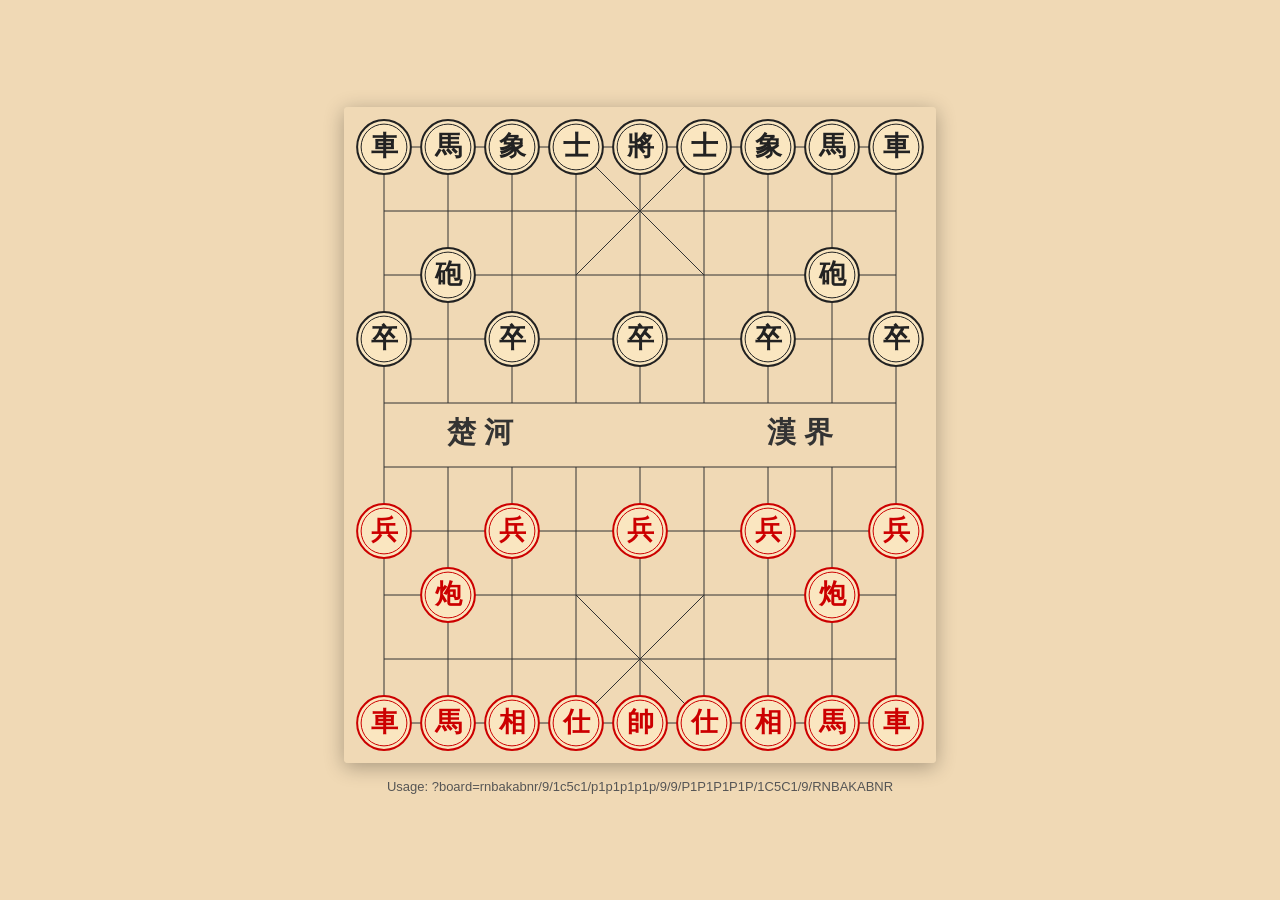
<file: index.html>
<!DOCTYPE html>
<html lang="zh-CN">
<head>
<meta charset="UTF-8">
<meta name="viewport" content="width=device-width, initial-scale=1.0">
<title>Chinese Chess Board</title>
<style>
@font-face {
  font-family: 'Jinghua';
  src: url(https://frostming.github.io/jinghua-webfont/css/京華老宋体v2.002.ttf) format('truetype');
}

* { margin: 0; padding: 0; box-sizing: border-box; }

body {
  display: flex;
  justify-content: center;
  align-items: center;
  min-height: 100vh;
  background: #f0d9b5;
  font-family: sans-serif;
}

.container {
  display: flex;
  flex-direction: column;
  align-items: center;
  gap: 16px;
}

.error {
  color: #c00;
  font-size: 18px;
  text-align: center;
  padding: 40px;
}

canvas {
  border-radius: 4px;
  box-shadow: 0 4px 20px rgba(0,0,0,0.3);
}

.info {
  color: #555;
  font-size: 13px;
}
</style>
</head>
<body>
<div class="container">
  <canvas id="board"></canvas>
  <div class="info" id="info"></div>
</div>
<script>
// Piece map: letter -> { name, color }
const PIECE_MAP = {
  K: { ch: '帥', color: 'red' },
  k: { ch: '將', color: 'black' },
  A: { ch: '仕', color: 'red' },
  a: { ch: '士', color: 'black' },
  B: { ch: '相', color: 'red' },
  b: { ch: '象', color: 'black' },
  N: { ch: '馬', color: 'red' },
  n: { ch: '馬', color: 'black' },
  R: { ch: '車', color: 'red' },
  r: { ch: '車', color: 'black' },
  C: { ch: '炮', color: 'red' },
  c: { ch: '砲', color: 'black' },
  P: { ch: '兵', color: 'red' },
  p: { ch: '卒', color: 'black' },
};

function parseFEN(fen) {
  const rows = fen.split('/');
  if (rows.length !== 10) throw new Error(`Expected 10 rows, got ${rows.length}`);

  const board = [];
  for (let r = 0; r < 10; r++) {
    const row = [];
    for (const ch of rows[r]) {
      if (ch >= '1' && ch <= '9') {
        for (let i = 0; i < parseInt(ch); i++) row.push(null);
      } else if (PIECE_MAP[ch]) {
        row.push(ch);
      } else {
        throw new Error(`Unknown piece character: '${ch}'`);
      }
    }
    if (row.length !== 9) throw new Error(`Row ${r} has ${row.length} columns, expected 9`);
    board.push(row);
  }
  return board;
}

function drawBoard(board) {
  const canvas = document.getElementById('board');
  const ctx = canvas.getContext('2d');

  const cellSize = 64;
  const padding = 40;
  const cols = 9;
  const rows = 10;
  const w = (cols - 1) * cellSize + padding * 2;
  const h = (rows - 1) * cellSize + padding * 2;

  // Handle high DPI
  const dpr = window.devicePixelRatio || 1;
  canvas.width = w * dpr;
  canvas.height = h * dpr;
  canvas.style.width = w + 'px';
  canvas.style.height = h + 'px';
  ctx.scale(dpr, dpr);

  // Background
  ctx.fillStyle = '#f0d9b5';
  ctx.fillRect(0, 0, w, h);

  // Draw grid
  ctx.strokeStyle = '#333';
  ctx.lineWidth = 1;

  function gx(col) { return padding + col * cellSize; }
  function gy(row) { return padding + row * cellSize; }

  // Horizontal lines
  for (let r = 0; r < rows; r++) {
    ctx.beginPath();
    ctx.moveTo(gx(0), gy(r));
    ctx.lineTo(gx(cols - 1), gy(r));
    ctx.stroke();
  }

  // Vertical lines (with river gap for inner columns)
  for (let c = 0; c < cols; c++) {
    if (c === 0 || c === cols - 1) {
      // Edge columns: full line
      ctx.beginPath();
      ctx.moveTo(gx(c), gy(0));
      ctx.lineTo(gx(c), gy(rows - 1));
      ctx.stroke();
    } else {
      // Inner columns: gap at river
      ctx.beginPath();
      ctx.moveTo(gx(c), gy(0));
      ctx.lineTo(gx(c), gy(4));
      ctx.stroke();
      ctx.beginPath();
      ctx.moveTo(gx(c), gy(5));
      ctx.lineTo(gx(c), gy(rows - 1));
      ctx.stroke();
    }
  }

  // Palace diagonals
  ctx.beginPath();
  ctx.moveTo(gx(3), gy(0)); ctx.lineTo(gx(5), gy(2));
  ctx.moveTo(gx(5), gy(0)); ctx.lineTo(gx(3), gy(2));
  ctx.moveTo(gx(3), gy(7)); ctx.lineTo(gx(5), gy(9));
  ctx.moveTo(gx(5), gy(7)); ctx.lineTo(gx(3), gy(9));
  ctx.stroke();

  // River text
  ctx.fillStyle = '#333';
  ctx.font = `bold ${cellSize * 0.45}px "Jinghua", serif`;
  ctx.textAlign = 'center';
  ctx.textBaseline = 'middle';
  const riverY = (gy(4) + gy(5)) / 2;
  ctx.fillText('楚 河', gx(1.5), riverY);
  ctx.fillText('漢 界', gx(6.5), riverY);

  // Draw pieces
  const pieceRadius = cellSize * 0.42;

  for (let r = 0; r < 10; r++) {
    for (let c = 0; c < 9; c++) {
      const piece = board[r][c];
      if (!piece) continue;
      const info = PIECE_MAP[piece];
      const x = gx(c);
      const y = gy(r);

      // Piece circle background
      ctx.beginPath();
      ctx.arc(x, y, pieceRadius, 0, Math.PI * 2);
      ctx.fillStyle = '#fae6c0';
      ctx.fill();
      ctx.lineWidth = 2;
      ctx.strokeStyle = info.color === 'red' ? '#c00' : '#222';
      ctx.stroke();

      // Inner ring
      ctx.beginPath();
      ctx.arc(x, y, pieceRadius - 4, 0, Math.PI * 2);
      ctx.strokeStyle = info.color === 'red' ? '#c00' : '#222';
      ctx.lineWidth = 1;
      ctx.stroke();

      // Piece text
      ctx.fillStyle = info.color === 'red' ? '#c00' : '#222';
      ctx.font = `bold ${cellSize * 0.42}px "Jinghua", "Noto Serif SC", "Songti SC", "SimSun", serif`;
      ctx.textAlign = 'center';
      ctx.textBaseline = 'middle';
      ctx.fillText(info.ch, x, y + 1);
    }
  }
}

// Wait for Jinghua font to load before drawing
function main() {
  const params = new URLSearchParams(window.location.search);
  const fen = params.get('board');

  if (!fen) {
    const defaultFEN = 'rnbakabnr/9/1c5c1/p1p1p1p1p/9/9/P1P1P1P1P/1C5C1/9/RNBAKABNR';
    try {
      const board = parseFEN(defaultFEN);
      drawBoard(board);
      document.getElementById('info').textContent =
        'Usage: ?board=rnbakabnr/9/1c5c1/p1p1p1p1p/9/9/P1P1P1P1P/1C5C1/9/RNBAKABNR';
    } catch (e) {
      document.getElementById('info').innerHTML = `<span class="error">${e.message}</span>`;
    }
  } else {
    try {
      const board = parseFEN(decodeURIComponent(fen));
      drawBoard(board);
    } catch (e) {
      document.getElementById('info').innerHTML = `<span class="error">Invalid board: ${e.message}</span>`;
    }
  }
}

document.fonts.ready.then(main);
</script>
</body>
</html>
</file>
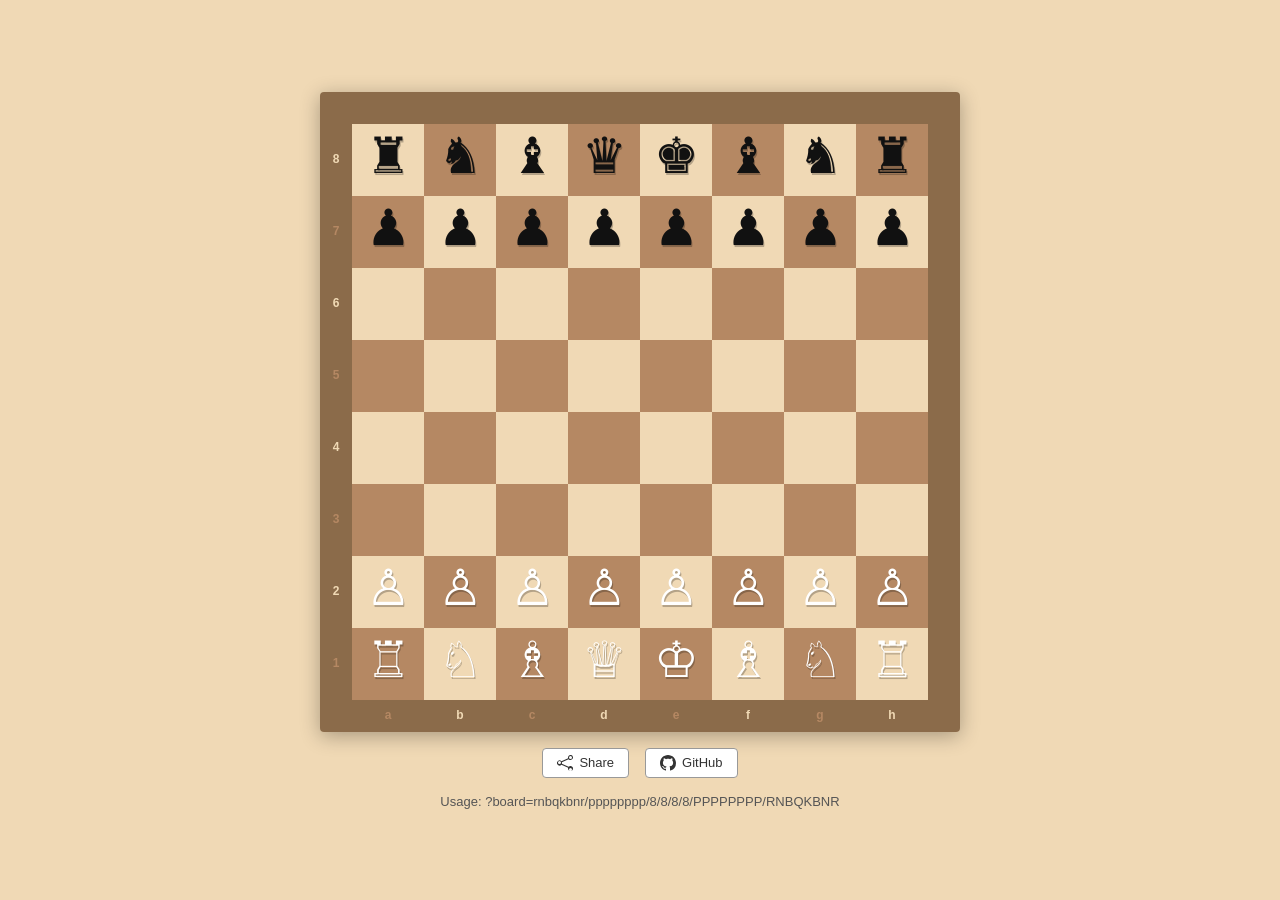
<file: chess.html>
<!DOCTYPE html>
<html lang="en">
<head>
<meta charset="UTF-8">
<meta name="viewport" content="width=device-width, initial-scale=1.0">
<title>Chess Board</title>
<link rel="stylesheet" href="css/common.css">
</head>
<body>
<div class="container">
  <canvas id="board"></canvas>
  <div class="toolbar" id="toolbar"></div>
  <div class="info" id="info"></div>
</div>
<script src="js/common.js"></script>
<script>
const PIECE_MAP = {
  K: { symbol: '\u2654', color: 'white' },
  Q: { symbol: '\u2655', color: 'white' },
  R: { symbol: '\u2656', color: 'white' },
  B: { symbol: '\u2657', color: 'white' },
  N: { symbol: '\u2658', color: 'white' },
  P: { symbol: '\u2659', color: 'white' },
  k: { symbol: '\u265A', color: 'black' },
  q: { symbol: '\u265B', color: 'black' },
  r: { symbol: '\u265C', color: 'black' },
  b: { symbol: '\u265D', color: 'black' },
  n: { symbol: '\u265E', color: 'black' },
  p: { symbol: '\u265F', color: 'black' },
};

function drawBoard(board) {
  const canvas = document.getElementById('board');
  const layout = responsiveLayout(72, 8, 32);
  const cellSize = layout.cellSize;
  const padding = layout.padding;
  const size = 8;
  const w = size * cellSize + padding * 2;
  const h = w;
  const ctx = setupCanvas(canvas, w, h);

  const lightColor = '#f0d9b5';
  const darkColor = '#b58863';

  // Background
  ctx.fillStyle = '#8b6b4a';
  ctx.fillRect(0, 0, w, h);

  function sx(col) { return padding + col * cellSize; }
  function sy(row) { return padding + row * cellSize; }

  // Draw squares
  for (let r = 0; r < size; r++) {
    for (let c = 0; c < size; c++) {
      ctx.fillStyle = (r + c) % 2 === 0 ? lightColor : darkColor;
      ctx.fillRect(sx(c), sy(r), cellSize, cellSize);
    }
  }

  // Rank and file labels
  ctx.font = `bold 12px sans-serif`;
  ctx.textBaseline = 'middle';
  const files = 'abcdefgh';
  for (let c = 0; c < size; c++) {
    const color = c % 2 === 0 ? darkColor : lightColor;
    ctx.fillStyle = color;
    ctx.textAlign = 'center';
    ctx.fillText(files[c], sx(c) + cellSize / 2, h - padding / 2);
  }
  for (let r = 0; r < size; r++) {
    const color = r % 2 === 0 ? lightColor : darkColor;
    ctx.fillStyle = color;
    ctx.textAlign = 'center';
    ctx.fillText(String(8 - r), padding / 2, sy(r) + cellSize / 2);
  }

  // Draw pieces
  ctx.textAlign = 'center';
  ctx.textBaseline = 'middle';
  const fontSize = cellSize * 0.7;

  for (let r = 0; r < size; r++) {
    for (let c = 0; c < size; c++) {
      const piece = board[r][c];
      if (!piece) continue;
      const info = PIECE_MAP[piece];
      const x = sx(c) + cellSize / 2;
      const y = sy(r) + cellSize / 2;

      // Drop shadow for readability
      ctx.font = `${fontSize}px serif`;
      ctx.fillStyle = 'rgba(0,0,0,0.25)';
      ctx.fillText(info.symbol, x + 1, y + 2);

      // Piece
      ctx.fillStyle = info.color === 'white' ? '#fff' : '#111';
      ctx.fillText(info.symbol, x, y);
    }
  }
}

main({
  pieceMap: PIECE_MAP,
  rows: 8,
  cols: 8,
  defaultFEN: 'rnbqkbnr/pppppppp/8/8/8/8/PPPPPPPP/RNBQKBNR',
  drawBoard,
});
</script>
</body>
</html>
</file>
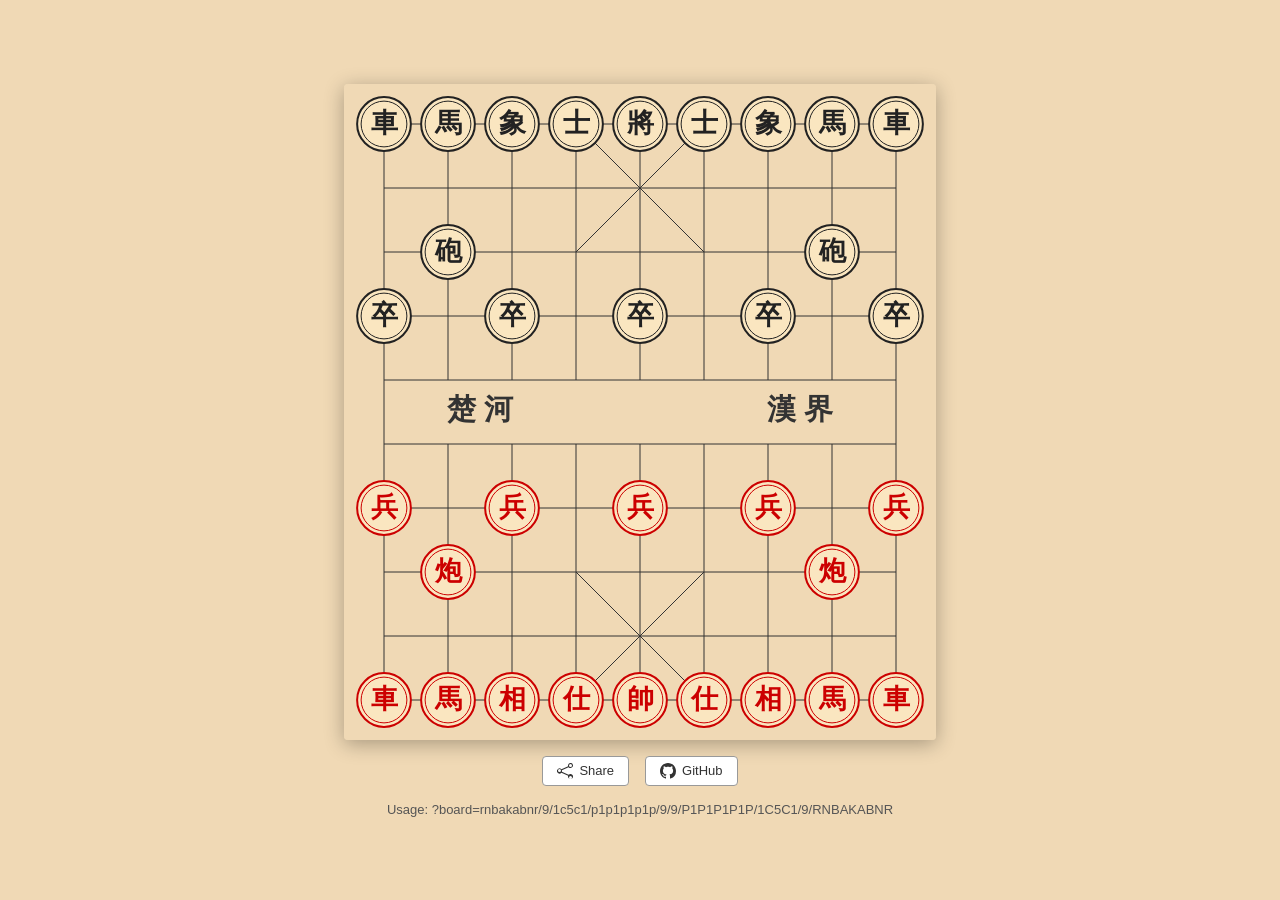
<file: xiangqi.html>
<!DOCTYPE html>
<html lang="zh-CN">
<head>
<meta charset="UTF-8">
<meta name="viewport" content="width=device-width, initial-scale=1.0">
<title>Chinese Chess Board</title>
<link rel="stylesheet" href="css/common.css">
<style>
@font-face {
  font-family: 'Jinghua';
  src: url(https://frostming.github.io/jinghua-webfont/css/京華老宋体v2.002.ttf) format('truetype');
}
</style>
</head>
<body>
<div class="container">
  <canvas id="board"></canvas>
  <div class="toolbar" id="toolbar"></div>
  <div class="info" id="info"></div>
</div>
<script src="js/common.js"></script>
<script>
const PIECE_MAP = {
  K: { ch: '帥', color: 'red' },
  k: { ch: '將', color: 'black' },
  A: { ch: '仕', color: 'red' },
  a: { ch: '士', color: 'black' },
  B: { ch: '相', color: 'red' },
  b: { ch: '象', color: 'black' },
  N: { ch: '馬', color: 'red' },
  n: { ch: '馬', color: 'black' },
  R: { ch: '車', color: 'red' },
  r: { ch: '車', color: 'black' },
  C: { ch: '炮', color: 'red' },
  c: { ch: '砲', color: 'black' },
  P: { ch: '兵', color: 'red' },
  p: { ch: '卒', color: 'black' },
};

function drawBoard(board) {
  const canvas = document.getElementById('board');
  const layout = responsiveLayout(64, 8, 40);
  const cellSize = layout.cellSize;
  const padding = layout.padding;
  const cols = 9;
  const rows = 10;
  const w = (cols - 1) * cellSize + padding * 2;
  const h = (rows - 1) * cellSize + padding * 2;
  const ctx = setupCanvas(canvas, w, h);

  // Background
  ctx.fillStyle = '#f0d9b5';
  ctx.fillRect(0, 0, w, h);

  function gx(col) { return padding + col * cellSize; }
  function gy(row) { return padding + row * cellSize; }

  // Grid
  ctx.strokeStyle = '#333';
  ctx.lineWidth = 1;

  for (let r = 0; r < rows; r++) {
    ctx.beginPath();
    ctx.moveTo(gx(0), gy(r));
    ctx.lineTo(gx(cols - 1), gy(r));
    ctx.stroke();
  }

  for (let c = 0; c < cols; c++) {
    if (c === 0 || c === cols - 1) {
      ctx.beginPath();
      ctx.moveTo(gx(c), gy(0));
      ctx.lineTo(gx(c), gy(rows - 1));
      ctx.stroke();
    } else {
      ctx.beginPath();
      ctx.moveTo(gx(c), gy(0));
      ctx.lineTo(gx(c), gy(4));
      ctx.stroke();
      ctx.beginPath();
      ctx.moveTo(gx(c), gy(5));
      ctx.lineTo(gx(c), gy(rows - 1));
      ctx.stroke();
    }
  }

  // Palace diagonals
  ctx.beginPath();
  ctx.moveTo(gx(3), gy(0)); ctx.lineTo(gx(5), gy(2));
  ctx.moveTo(gx(5), gy(0)); ctx.lineTo(gx(3), gy(2));
  ctx.moveTo(gx(3), gy(7)); ctx.lineTo(gx(5), gy(9));
  ctx.moveTo(gx(5), gy(7)); ctx.lineTo(gx(3), gy(9));
  ctx.stroke();

  // River text
  ctx.fillStyle = '#333';
  ctx.font = `bold ${cellSize * 0.45}px "Jinghua", serif`;
  ctx.textAlign = 'center';
  ctx.textBaseline = 'middle';
  const riverY = (gy(4) + gy(5)) / 2;
  ctx.fillText('楚 河', gx(1.5), riverY);
  ctx.fillText('漢 界', gx(6.5), riverY);

  // Pieces
  const pieceRadius = cellSize * 0.42;
  for (let r = 0; r < 10; r++) {
    for (let c = 0; c < 9; c++) {
      const piece = board[r][c];
      if (!piece) continue;
      const info = PIECE_MAP[piece];
      const x = gx(c);
      const y = gy(r);

      ctx.beginPath();
      ctx.arc(x, y, pieceRadius, 0, Math.PI * 2);
      ctx.fillStyle = '#fae6c0';
      ctx.fill();
      ctx.lineWidth = 2;
      ctx.strokeStyle = info.color === 'red' ? '#c00' : '#222';
      ctx.stroke();

      ctx.beginPath();
      ctx.arc(x, y, pieceRadius - 4, 0, Math.PI * 2);
      ctx.strokeStyle = info.color === 'red' ? '#c00' : '#222';
      ctx.lineWidth = 1;
      ctx.stroke();

      ctx.fillStyle = info.color === 'red' ? '#c00' : '#222';
      ctx.font = `bold ${cellSize * 0.42}px "Jinghua", "Noto Serif SC", "Songti SC", "SimSun", serif`;
      ctx.textAlign = 'center';
      ctx.textBaseline = 'middle';
      ctx.fillText(info.ch, x, y + 1);
    }
  }
}

document.fonts.ready.then(() => main({
  pieceMap: PIECE_MAP,
  rows: 10,
  cols: 9,
  defaultFEN: 'rnbakabnr/9/1c5c1/p1p1p1p1p/9/9/P1P1P1P1P/1C5C1/9/RNBAKABNR',
  drawBoard,
}));
</script>
</body>
</html>
</file>
<file: css/common.css>
* { margin: 0; padding: 0; box-sizing: border-box; }

body {
  display: flex;
  justify-content: center;
  align-items: center;
  min-height: 100vh;
  background: #f0d9b5;
  font-family: sans-serif;
}

.container {
  display: flex;
  flex-direction: column;
  align-items: center;
  gap: 16px;
  padding: 16px;
  width: 100%;
}

.error {
  color: #c00;
  font-size: 18px;
  text-align: center;
  padding: 40px;
}

canvas {
  border-radius: 4px;
  box-shadow: 0 4px 20px rgba(0,0,0,0.3);
}

.info {
  color: #555;
  font-size: 13px;
  max-width: 100%;
  word-break: break-all;
  text-align: center;
}

.toolbar {
  display: flex;
  gap: 16px;
  align-items: center;
}

.toolbar button {
  display: inline-flex;
  align-items: center;
  gap: 6px;
  padding: 6px 14px;
  border: 1px solid #999;
  border-radius: 4px;
  background: #fff;
  color: #333;
  font-size: 13px;
  cursor: pointer;
  transition: background 0.15s, border-color 0.15s;
}

.toolbar button:hover {
  background: #eee;
  border-color: #666;
}

.toolbar button.copied {
  background: #d4edda;
  border-color: #28a745;
  color: #155724;
}

.toolbar button svg {
  width: 16px;
  height: 16px;
  fill: currentColor;
}

.toolbar a {
  display: inline-flex;
  align-items: center;
  gap: 6px;
  padding: 6px 14px;
  border: 1px solid #999;
  border-radius: 4px;
  background: #fff;
  color: #333;
  font-size: 13px;
  text-decoration: none;
  transition: background 0.15s, border-color 0.15s;
}

.toolbar a:hover {
  background: #eee;
  border-color: #666;
}

.toolbar a svg {
  width: 16px;
  height: 16px;
  fill: currentColor;
}
</file>
